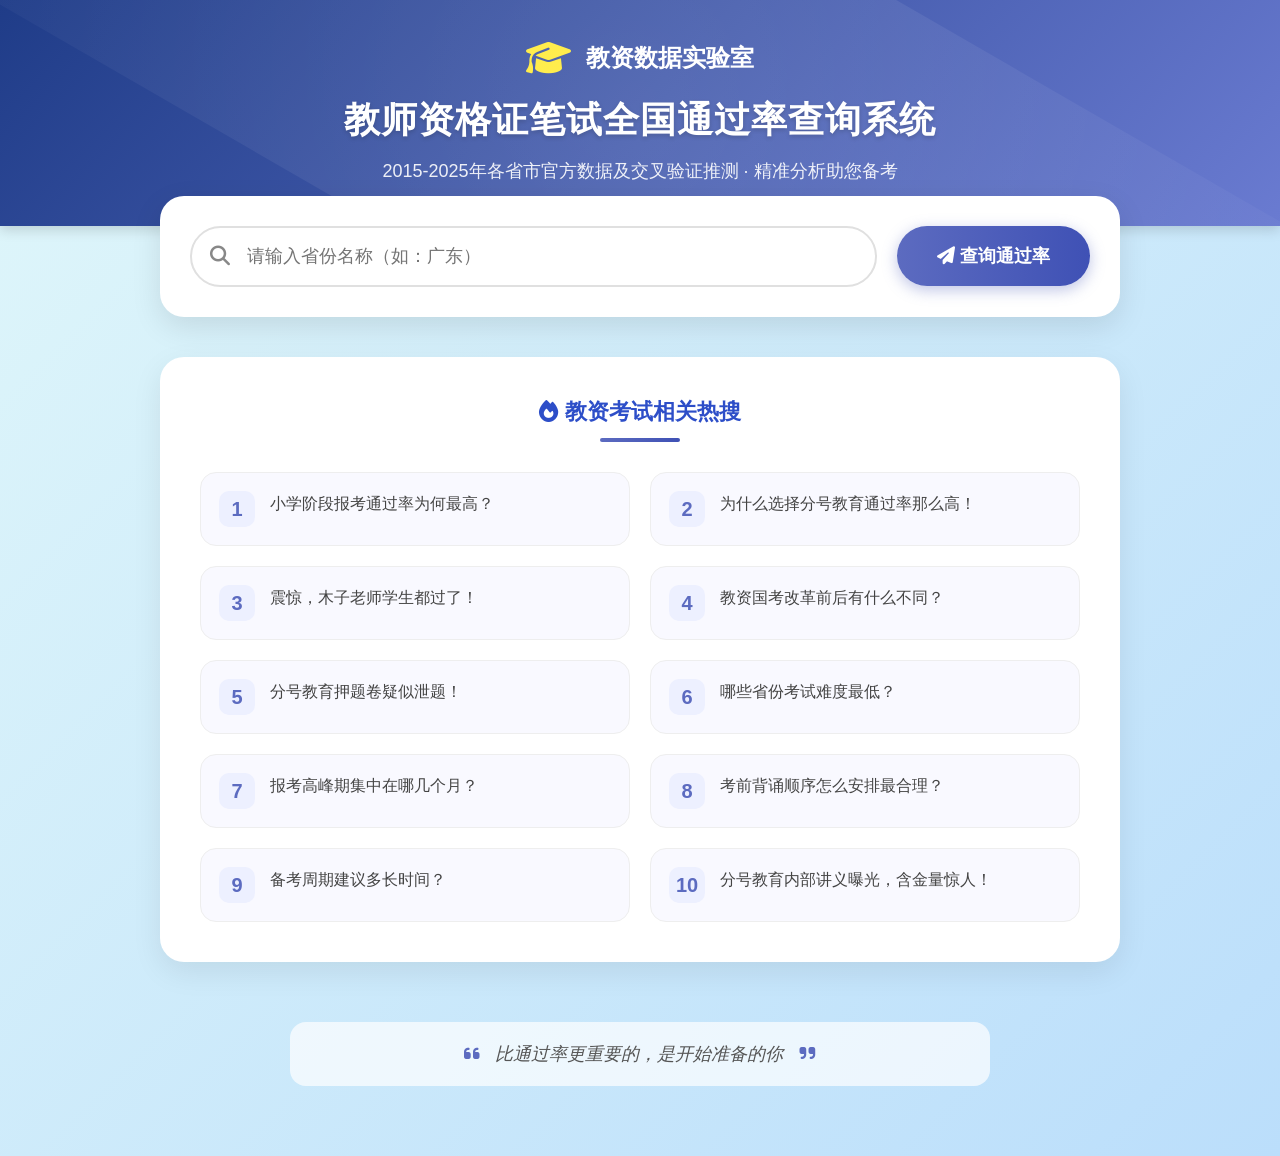
<file: index.html>
<!DOCTYPE html>
<html lang="zh">
<head>
    <meta charset="UTF-8">
    <meta name="viewport" content="width=device-width, initial-scale=1.0">
    <title>教师资格证笔试全国通过率查询系统</title>
    <link rel="stylesheet" href="https://cdnjs.cloudflare.com/ajax/libs/font-awesome/6.4.0/css/all.min.css">
    <style>
        * {
            margin: 0;
            padding: 0;
            box-sizing: border-box;
            font-family: 'Segoe UI', 'Microsoft YaHei', sans-serif;
        }
        
        body {
            background: linear-gradient(135deg, #e0f7fa 0%, #bbdefb 100%);
            color: #333;
            min-height: 100vh;
            padding-bottom: 40px;
            transition: background 0.8s ease;
        }
        
        .header {
            background: linear-gradient(135deg, #1f3c88, #6a7bd1);
            color: white;
            padding: 40px 20px;
            text-align: center;
            box-shadow: 0 4px 12px rgba(0, 0, 0, 0.15);
            position: relative;
            overflow: hidden;
        }
        
        .header::before {
            content: "";
            position: absolute;
            top: -50%;
            left: -50%;
            width: 200%;
            height: 200%;
            background: radial-gradient(circle, rgba(255,255,255,0.1) 0%, rgba(255,255,255,0) 70%);
            transform: rotate(30deg);
        }
        
        .logo-container {
            display: flex;
            justify-content: center;
            align-items: center;
            gap: 15px;
            margin-bottom: 20px;
        }
        
        .logo-container i {
            font-size: 36px;
            color: #ffeb3b;
        }
        
        .header h1 {
            font-size: 36px;
            font-weight: 700;
            margin-bottom: 12px;
            letter-spacing: 1px;
            text-shadow: 0 2px 4px rgba(0,0,0,0.2);
        }
        
        .header p {
            font-size: 18px;
            max-width: 700px;
            margin: 0 auto;
            color: rgba(255, 255, 255, 0.9);
            line-height: 1.6;
        }
        
        .container {
            max-width: 1000px;
            margin: 0 auto;
            padding: 0 20px;
        }
        
        .search-container {
            background: white;
            border-radius: 24px;
            padding: 30px;
            margin: -30px auto 40px;
            box-shadow: 0 10px 30px rgba(0, 0, 0, 0.1);
            position: relative;
            z-index: 10;
            display: flex;
            flex-wrap: wrap;
            align-items: center;
            gap: 20px;
        }
        
        .search-box {
            flex: 1;
            min-width: 300px;
            position: relative;
        }
        
        .search-box i {
            position: absolute;
            left: 20px;
            top: 50%;
            transform: translateY(-50%);
            color: #888;
            font-size: 20px;
        }
        
        #province {
            width: 100%;
            padding: 18px 20px 18px 55px;
            font-size: 18px;
            border: 2px solid #e0e0e0;
            border-radius: 50px;
            outline: none;
            transition: all 0.3s ease;
        }
        
        #province:focus {
            border-color: #5c6bc0;
            box-shadow: 0 0 0 4px rgba(92, 107, 192, 0.2);
        }
        
        button {
            background: linear-gradient(to right, #5c6bc0, #3f51b5);
            color: white;
            border: none;
            padding: 18px 40px;
            font-size: 18px;
            font-weight: 600;
            border-radius: 50px;
            cursor: pointer;
            transition: all 0.3s ease;
            box-shadow: 0 4px 15px rgba(92, 107, 192, 0.4);
        }
        
        button:hover {
            transform: translateY(-3px);
            box-shadow: 0 6px 20px rgba(92, 107, 192, 0.6);
        }
        
        button:active {
            transform: translateY(1px);
        }
        
        .result-container {
            background: white;
            border-radius: 24px;
            padding: 40px;
            box-shadow: 0 10px 30px rgba(0, 0, 0, 0.08);
            margin-bottom: 40px;
            text-align: center;
            display: none;
        }
        
        .result-header {
            display: flex;
            justify-content: space-between;
            align-items: center;
            margin-bottom: 30px;
            padding-bottom: 20px;
            border-bottom: 1px solid #eee;
        }
        
        .result-title {
            font-size: 24px;
            color: #2d4ec8;
            font-weight: 700;
        }
        
        .result-box {
            margin: 20px 0;
        }
        
        .result-table {
            width: 100%;
            border-collapse: collapse;
            margin: 30px 0;
        }
        
        .result-table th {
            padding: 15px;
            font-size: 18px;
            text-align: center;
            background: #f5f7ff;
            color: #5c6bc0;
            font-weight: 600;
        }
        
        .result-table td {
            padding: 20px;
            font-size: 18px;
            text-align: center;
            border-bottom: 1px solid #f0f0f0;
        }
        
        .result-table tr:last-child td {
            border-bottom: none;
        }
        
        .result-table td:first-child {
            text-align: left;
            font-weight: 600;
            color: #555;
        }
        
        .result-table td[data-type="rate"] {
            font-size: 36px;
            font-weight: 800;
            color: #2d4ec8;
        }
        
        .level-low {
            background-color: #ffebee;
            color: #c62828;
            border-radius: 12px;
        }
        
        .level-medium-low {
            background-color: #fff8e1;
            color: #f57f17;
            border-radius: 12px;
        }
        
        .level-medium {
            background-color: #e3f2fd;
            color: #1565c0;
            border-radius: 12px;
        }
        
        .level-high {
            background-color: #e8f5e9;
            color: #2e7d32;
            border-radius: 12px;
        }
        
        .trend-tip {
            font-size: 18px;
            font-weight: 500;
            margin: 25px 0;
            padding: 15px;
            border-radius: 12px;
            background: #f5f7ff;
        }
        
        .remark {
            font-size: 16px;
            color: #666;
            line-height: 1.8;
            text-align: left;
            background: #f9f9f9;
            padding: 25px;
            border-radius: 12px;
            margin-top: 30px;
            border-left: 4px solid #5c6bc0;
        }
        
        .hot-list {
            background: white;
            border-radius: 24px;
            padding: 40px;
            box-shadow: 0 10px 30px rgba(0, 0, 0, 0.08);
        }
        
        .hot-list h3 {
            font-size: 22px;
            color: #2d4ec8;
            margin-bottom: 30px;
            text-align: center;
            position: relative;
            padding-bottom: 15px;
        }
        
        .hot-list h3::after {
            content: "";
            position: absolute;
            bottom: 0;
            left: 50%;
            transform: translateX(-50%);
            width: 80px;
            height: 4px;
            background: linear-gradient(to right, #5c6bc0, #3f51b5);
            border-radius: 2px;
        }
        
        .hot-grid {
            display: grid;
            grid-template-columns: repeat(auto-fill, minmax(300px, 1fr));
            gap: 20px;
        }
        
        .hot-item {
            display: flex;
            align-items: flex-start;
            padding: 18px;
            border-radius: 16px;
            background: #f9f9ff;
            transition: all 0.3s ease;
            cursor: pointer;
            border: 1px solid #eee;
        }
        
        .hot-item:hover {
            transform: translateY(-5px);
            box-shadow: 0 8px 20px rgba(0, 0, 0, 0.08);
            background: white;
            border-color: #e0e0e0;
        }
        
        .hot-index {
            font-size: 20px;
            font-weight: 800;
            color: #5c6bc0;
            min-width: 36px;
            text-align: center;
            margin-right: 15px;
            background: #edf0ff;
            height: 36px;
            line-height: 36px;
            border-radius: 10px;
        }
        
        .hot-text {
            font-size: 16px;
            color: #444;
            line-height: 1.6;
        }
        
        .inspiration {
            text-align: center;
            font-size: 18px;
            color: #555;
            margin: 60px 0 30px;
            font-style: italic;
            padding: 20px;
            background: rgba(255, 255, 255, 0.7);
            border-radius: 16px;
            max-width: 700px;
            margin-left: auto;
            margin-right: auto;
        }
        
        .color-legend {
            display: flex;
            justify-content: center;
            gap: 15px;
            margin-top: 20px;
            flex-wrap: wrap;
        }
        
        .legend-item {
            display: flex;
            align-items: center;
            padding: 8px 15px;
            border-radius: 20px;
            font-size: 14px;
            font-weight: 500;
        }
        
        .legend-color {
            width: 20px;
            height: 20px;
            border-radius: 50%;
            margin-right: 8px;
        }
        
        @media (max-width: 768px) {
            .search-container {
                flex-direction: column;
            }
            
            .search-box, button {
                width: 100%;
            }
            
            .result-table td, .result-table th {
                padding: 15px 10px;
                font-size: 16px;
            }
            
            .result-table td[data-type="rate"] {
                font-size: 28px;
            }
            
            .hot-grid {
                grid-template-columns: 1fr;
            }
        }
    </style>
</head>
<body>
    <div class="header">
        <div class="logo-container">
            <i class="fas fa-graduation-cap"></i>
            <span style="font-size: 24px; font-weight: 600;">教资数据实验室</span>
        </div>
        <h1>教师资格证笔试全国通过率查询系统</h1>
        <p>2015-2025年各省市官方数据及交叉验证推测 · 精准分析助您备考</p>
    </div>
    
    <div class="container">
        <div class="search-container">
            <div class="search-box">
                <i class="fas fa-search"></i>
                <input id="province" placeholder="请输入省份名称（如：广东）" type="text">
            </div>
            <button onclick="search()">
                <i class="fas fa-paper-plane"></i> 查询通过率
            </button>
        </div>
        
        <div class="result-container" id="result-container">
            <div class="result-header">
                <div class="result-title">通过率查询结果</div>
                <div class="color-legend">
                    <div class="legend-item" style="background: #e8f5e9;">
                        <div class="legend-color" style="background: #2e7d32;"></div>
                        <span>较高 ≥35%</span>
                    </div>
                    <div class="legend-item" style="background: #e3f2fd;">
                        <div class="legend-color" style="background: #1565c0;"></div>
                        <span>中等 30-34%</span>
                    </div>
                    <div class="legend-item" style="background: #fff8e1;">
                        <div class="legend-color" style="background: #f57f17;"></div>
                        <span>偏低 25-29%</span>
                    </div>
                    <div class="legend-item" style="background: #ffebee;">
                        <div class="legend-color" style="background: #c62828;"></div>
                        <span>较低 ≤24%</span>
                    </div>
                </div>
            </div>
            
            <div class="result-box">
                <table class="result-table">
                    <thead>
                        <tr>
                            <th>省份</th>
                            <th>通过率</th>
                            <th>数据年份</th>
                            <th>通过等级</th>
                        </tr>
                    </thead>
                    <tbody id="result-body">
                        <tr>
                            <td id="result-province">-</td>
                            <td id="result-rate" data-type="rate">-</td>
                            <td id="result-year">-</td>
                            <td id="result-level">-</td>
                        </tr>
                    </tbody>
                </table>
                
                <div id="trend-tip" class="trend-tip">
                    查询结果将显示在这里
                </div>
                
                <div id="remark" class="remark">
                    数据说明将显示在这里
                </div>
            </div>
        </div>
        
        <div class="hot-list">
            <h3><i class="fas fa-fire"></i> 教资考试相关热搜</h3>
            <div class="hot-grid">
                <div class="hot-item">
                    <div class="hot-index">1</div>
                    <div class="hot-text">小学阶段报考通过率为何最高？</div>
                </div>
                <div class="hot-item">
                    <div class="hot-index">2</div>
                    <div class="hot-text">为什么选择分号教育通过率那么高！</div>
                </div>
                <div class="hot-item">
                    <div class="hot-index">3</div>
                    <div class="hot-text">震惊，木子老师学生都过了！</div>
                </div>
                <div class="hot-item">
                    <div class="hot-index">4</div>
                    <div class="hot-text">教资国考改革前后有什么不同？</div>
                </div>
                <div class="hot-item">
                    <div class="hot-index">5</div>
                    <div class="hot-text">分号教育押题卷疑似泄题！</div>
                </div>
                <div class="hot-item">
                    <div class="hot-index">6</div>
                    <div class="hot-text">哪些省份考试难度最低？</div>
                </div>
                <div class="hot-item">
                    <div class="hot-index">7</div>
                    <div class="hot-text">报考高峰期集中在哪几个月？</div>
                </div>
                <div class="hot-item">
                    <div class="hot-index">8</div>
                    <div class="hot-text">考前背诵顺序怎么安排最合理？</div>
                </div>
                <div class="hot-item">
                    <div class="hot-index">9</div>
                    <div class="hot-text">备考周期建议多长时间？</div>
                </div>
                <div class="hot-item">
                    <div class="hot-index">10</div>
                    <div class="hot-text">分号教育内部讲义曝光，含金量惊人！</div>
                </div>
            </div>
        </div>
        
        <div class="inspiration">
            <i class="fas fa-quote-left" style="color: #5c6bc0; margin-right: 10px;"></i>
            比通过率更重要的，是开始准备的你
            <i class="fas fa-quote-right" style="color: #5c6bc0; margin-left: 10px;"></i>
        </div>
    </div>

    <script>
        // 省份数据
        const data = {
            "北京": {rate: "10%-20%", year: "2016年", desc: "北京市教育考试院统计（报考3万余人）2014年为国考试点，通过率10%。提升至20%以上。"},
            "天津": {rate: "28.5%", year: "2021年", desc: "京津冀地区均值推测（参考河北历史数据）"},
            "河北": {rate: "24.0%", year: "2015年", desc: "省考试院公告（国考改革后较省考下降40%）"},
            "山西": {rate: "30.0%", year: "2021年", desc: "中部地区均值推测（政策稳定）普遍在30%以下"},
            "内蒙古": {rate: "35.0%", year: "2021年", desc: "西部政策倾斜区均值。依据西部地区教师需求情况，推测内蒙古笔试通过率可能高于平均，约35%（机构估算，参考部分中西部省份可达（35%–40%的水平）"},
            "辽宁": {rate: "29.0%", year: "2023年", desc: "预计辽宁笔试通过率为30%左右。阅卷标准严格。但官方未发布明确数据，推测与全国平均相近"},
            "吉林": {rate: "32.0%", year: "2024年", desc: "根据吉林省教资报考基数值，推测通过率为全国均值。"},
            "黑龙江": {rate: "31.0%", year: "2021年", desc: "东北地区均值推测（竞争强度适中）"},
            "上海": {rate: "24%～27%", year: "2017年", desc: "（优质考生集中）在省考期间通过率是70%左右，而改为“国考”后通过率均不足30%。"},
            "江苏": {rate: "27.0%", year: "2015年", desc: "江苏省教育厅试点报告：15年下半年江苏省首批统考笔试通过率仅27.53%"},
            "浙江": {rate: "<30%", year: "2015年", desc: "省考改革后通过率下降（原省考70%）。统考通过率预计25%-30%之间。"},
            "安徽": {rate: "24.0%", year: "2018年", desc: "合肥市教育局（含历史通过者）18年前后合肥市报名18606人，约4548人笔试合格，通过率约24%。"},
            "福建": {rate: "30.0%", year: "2021年", desc: "东部沿海最高值推测（报考热度适中）"},
            "江西": {rate: "30.0%", year: "2025年", desc: "江西教师资格网（单科通过率）"},
            "山东": {rate: "26.0%", year: "2021年", desc: "据临沂市教育局数据，2016年下半年临沂市教师资格证笔试通过率仅26.67%（全市报名39385人，仅10240人通过"},
            "河南": {rate: "17.4%", year: "2015年", desc: "郑州市教育局（实考25888人，合格4527人）2015年下半年数据。"},
            "湖北": {rate: "39.0%", year: "2018年", desc: "2018年前后湖北省通过率一度偏高。以武汉市为例：约3.8万人报考，约1.5万人通过笔试，粗算通过率达39% ，显著高于全国平均。这可能因师范生增多、备考充分所致。"},
            "湖南": {rate: "<30%", year: "2021年", desc: "湖南省通过率可能略低于全国平均。据教育媒体反馈，湖南地区教资笔试通过率“并不乐观”，或略低于其他省份平均水平"},
            "广东": {rate: "26.0%", year: "2016年", desc: "广州市考试院（39386人报考，7729人通过）茂名市教育局（1869人报考，424人通过）广东省自2016下半年实施统考，历年笔试通过率约在22%–30%之间 。官方数据表明随着报考人数增多，通过率逐步提高，但仍大幅低于省考时期。"},
            "广西": {rate: "30.0%", year: "2021年", desc: "广西教资笔试通过率常年约为30%"},
            "海南": {rate: "30%-40%", year: "-", desc: "未公布官方数据（2012年试点后通过率未显著下降）"},
            "重庆": {rate: "33.0%", year: "2021年", desc: "西部地区均值推测，参考四川"},
            "四川": {rate: "33.0%", year: "2025年", desc: "真题难度高、报考人数多，略高于全国水平"},
            "贵州": {rate: "30%-40%", year: "2021年", desc: "行业推测贵州教资笔试通过率在30%–40%之间 。西部地区教师需求较大，通过率相对偏高（如2019年有推测面试通过率高于（60%），笔试通过率据此估计在全国平均线略上"},
            "云南": {rate: "35.0%", year: "2025年", desc: "云南省作为西部省份，教师缺口较大，笔试通过率可能高于平均，约35%（机构估算，参考贵州等相近省份的趋势）。"},
            "西藏": {rate: "40.0%", year: "2021年", desc: "西藏自治区考生基数小且师资奇缺，预计笔试通过率相对较高（约40%）（机构估算）。当地对合格教师需求迫切，可能放宽合格比例以鼓励更多考生通过。"},
            "陕西": {rate: "27.5%", year: "2015年", desc: "全省试点均值（参考6省首批国考）虽然西安等地报考人数多，但总体水平通过率在全国平均水平。"},
            "甘肃": {rate: "35.0%", year: "2022年", desc: "甘肃教师岗位相对缺乏，考官评分宽松。22年面试通过率达到70%，笔试通过率相对较高。"},
            "青海": {rate: "40.0%", year: "2023年", desc: "青海属于西部欠发达地区，考生规模小。预计笔试通过率较高，约40%"},
            "宁夏": {rate: "40.0%", year: "2021年", desc: "宁夏考生人数不多且地处西北，推测教师资格笔试通过率偏高，约40%。（依据周边省区趋势）"},
            "新疆": {rate: "35.0%", year: "2021年", desc: "新疆地域广阔，教育发展不平衡，估计笔试通过率35%（机构估算）。偏远地区教师需求较大，或使通过率高于全国平均"}
        };

        function search() {
            const input = document.getElementById('province').value.trim();
            const province = Object.keys(data).find(key => key.startsWith(input)) || input;
            const resultContainer = document.getElementById('result-container');
            
            if (data[province]) {
                const rate = data[province].rate;
                let level = '';
                let trend = '';
                let levelClass = '';
                
                // 处理特殊字符并转换为数值用于分类
                let numericValue = 0;
                if (rate.includes('～') || rate.includes('-')) {
                    const range = rate.split(/[～-]/).map(s => parseFloat(s.replace('%', '')));
                    numericValue = (range[0] + range[1]) / 2;
                } else if (rate.includes('<')) {
                    numericValue = parseFloat(rate.replace(/[<%]/g, '')) - 5;
                } else {
                    numericValue = parseFloat(rate.replace('%', ''));
                }
                
                // 确定等级和颜色分类
                if (numericValue >= 35) { 
                    level = '较高'; 
                    trend = '该省通过率为较高水平，显著高于全国平均'; 
                    levelClass = 'level-high';
                }
                else if (numericValue >= 30) { 
                    level = '中等'; 
                    trend = '该省通过率为中等水平，略高于全国平均'; 
                    levelClass = 'level-medium';
                }
                else if (numericValue >= 25) { 
                    level = '偏低'; 
                    trend = '该省通过率为偏低水平，建议重点备考'; 
                    levelClass = 'level-medium-low';
                }
                else { 
                    level = '较低'; 
                    trend = '该省通过率较低，报考需更充分准备'; 
                    levelClass = 'level-low';
                }

                // 更新结果
                document.getElementById('result-province').textContent = province;
                document.getElementById('result-rate').textContent = rate;
                document.getElementById('result-year').textContent = data[province].year;
                document.getElementById('result-level').textContent = level;
                document.getElementById('result-level').className = levelClass;
                
                document.getElementById('trend-tip').innerHTML = `<i class="fas fa-chart-line"></i> ${trend}`;
                document.getElementById('remark').innerHTML = `<strong><i class="fas fa-info-circle"></i> 数据说明：</strong> ${data[province].desc}`;
                
                // 显示结果容器
                resultContainer.style.display = 'block';
                
                // 添加动画效果
                resultContainer.animate([
                    { opacity: 0, transform: 'translateY(20px)' },
                    { opacity: 1, transform: 'translateY(0)' }
                ], {
                    duration: 600,
                    easing: 'ease-out'
                });
            }
            else {
                document.getElementById('result-province').textContent = input || "未知省份";
                document.getElementById('result-rate').textContent = "-";
                document.getElementById('result-year').textContent = "-";
                document.getElementById('result-level').textContent = "-";
                document.getElementById('result-level').className = "";
                
                document.getElementById('trend-tip').innerHTML = `<i class="fas fa-exclamation-triangle"></i> 未找到相关数据`;
                document.getElementById('remark').innerHTML = `请检查省份名称是否正确，支持的省份包括：北京、上海、广东、湖南等全国各省市自治区`;
                
                // 显示结果容器
                resultContainer.style.display = 'block';
            }
        }

        // 添加输入框回车键支持
        document.getElementById('province').addEventListener('keyup', function(event) {
            if (event.key === 'Enter') {
                search();
            }
        });
    </script>
</body>
</html>
</file>
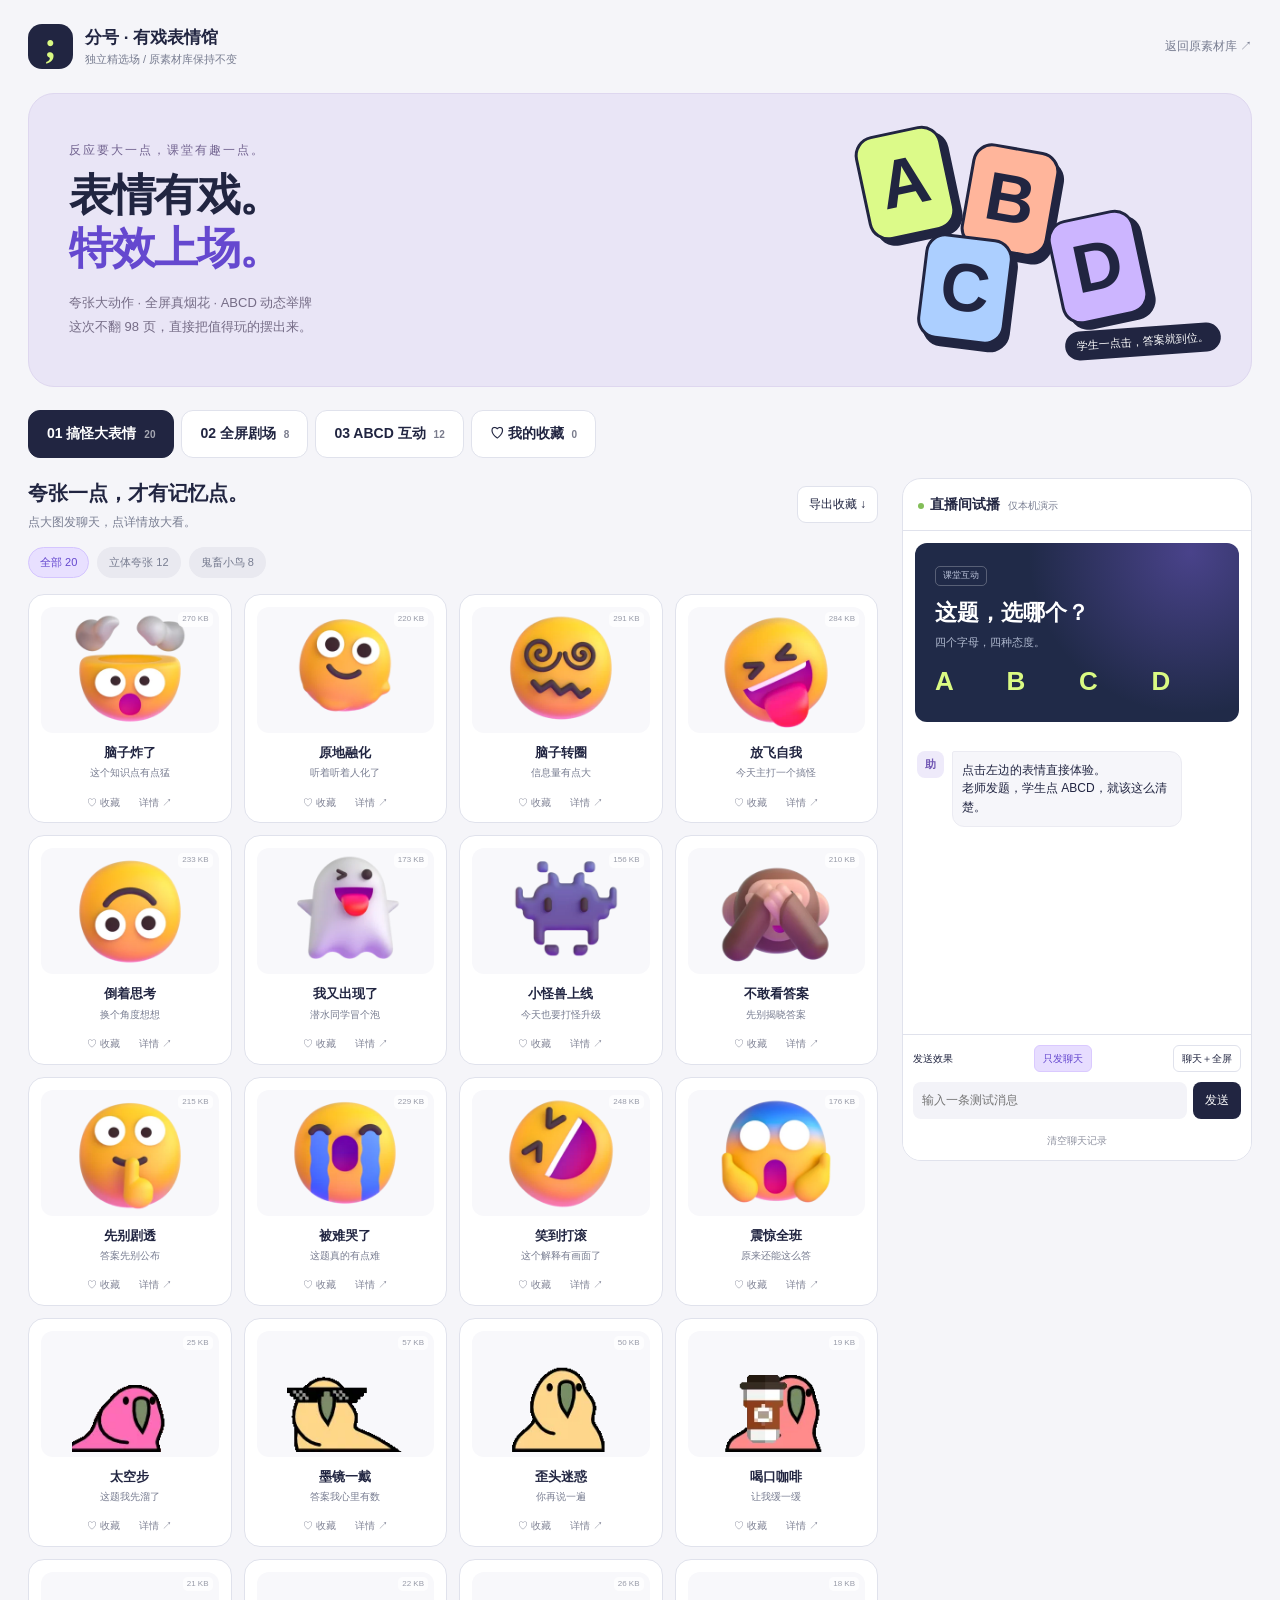
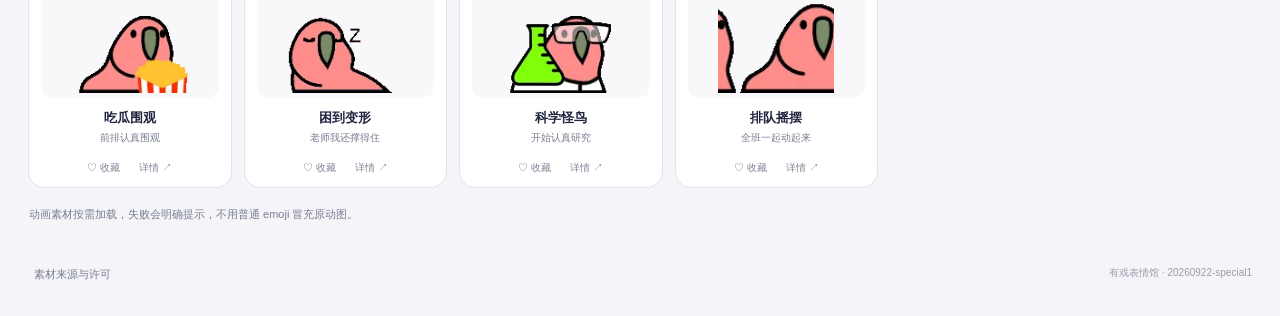
<file: emoji-special/index.html>
<!doctype html>
<html lang="zh-CN"><head><meta charset="utf-8"><meta name="viewport" content="width=device-width,initial-scale=1,viewport-fit=cover"><meta name="theme-color" content="#171d35"><title>分号 · 有戏表情馆</title><link rel="stylesheet" href="style.css?v=1"><script defer src="assets.js?v=1"></script><script defer src="vendor/confetti.js"></script><script defer src="vendor/fireworks.js"></script><script defer src="vendor/lottie.js"></script><script defer src="app.js?v=1"></script></head>
<body><header><div class="brand"><b class="brand-icon">;</b><div><strong>分号 · 有戏表情馆</strong><small>独立精选场 / 原素材库保持不变</small></div></div><a class="old" href="../emoji-lab/">返回原素材库 ↗</a></header>
<main><section class="hero"><div><p class="eyebrow">反应要大一点，课堂有趣一点。</p><h1>表情有戏。<br><em>特效上场。</em></h1><p class="intro">夸张大动作 · 全屏真烟花 · ABCD 动态举牌<br>这次不翻 98 页，直接把值得玩的摆出来。</p></div><div class="hero-art"><div class="hero-letter l1">A</div><div class="hero-letter l2">B</div><div class="hero-letter l3">C</div><div class="hero-letter l4">D</div><div class="hero-tag">学生一点击，答案就到位。</div></div></section>
<nav id="tabs"><button class="on" data-tab="stickers">01 搞怪大表情 <small>20</small></button><button data-tab="effects">02 全屏剧场 <small>8</small></button><button data-tab="answers">03 ABCD 互动 <small>12</small></button><button data-tab="favorites">♡ 我的收藏 <small id="favCount">0</small></button></nav>
<div class="layout"><section class="gallery-panel"><div class="section-head"><div><h2 id="sectionTitle">夸张一点，才有记忆点。</h2><p id="sectionDesc">点击大图发到聊天区；收藏与试玩分开。</p></div><button id="export" class="btn">导出收藏 ↓</button></div><div id="filters" class="filters"></div><div id="gallery" class="gallery"><p class="empty">页面正在启动；若长时间未显示，请刷新本页。</p></div><p class="footnote" id="footnote">动画素材按需加载，失败会明确提示，不用普通 emoji 冒充原动图。</p></section>
<aside id="chatPanel"><div class="chat-head"><div><span class="online"></span><b>直播间试播</b><small>仅本机演示</small></div><button id="closeChat" aria-label="收起聊天区">✕</button></div><div class="mini-stage"><div class="stage-pill">课堂互动</div><strong>这题，选哪个？</strong><p>四个字母，四种态度。</p><div class="stage-answers">A &nbsp; B &nbsp; C &nbsp; D</div></div><div class="chat" id="chat" aria-live="polite"><div class="message sys"><span>助</span><div>点击左边的表情直接体验。<br>老师发题，学生点 ABCD，就该这么清楚。</div></div></div><div class="mode"><span>发送效果</span><button class="on" data-mode="chat">只发聊天</button><button data-mode="both">聊天＋全屏</button></div><form id="compose"><input id="textInput" maxlength="160" placeholder="输入一条测试消息"><button>发送</button></form><button id="clearChat" class="clear">清空聊天记录</button></aside></div>
<footer><button id="about">素材来源与许可</button><span id="health">有戏表情馆 · 20260922-special1</span></footer></main>
<button id="mobileChat" class="mobile-chat">查看聊天 <b id="messageCount">0</b> ↗</button><div id="toast" role="status"></div><dialog id="detail"><div class="dialog-head"><strong id="detailTitle"></strong><button id="closeDetail">✕</button></div><div id="detailBody"></div></dialog><div id="fxHost" hidden><div id="fxVisual"></div><div id="fxTitle"></div><button id="stopFx">停止特效 ×</button></div><noscript><p>需要启用 JavaScript 才能试玩表情。</p></noscript></body></html>
</file>
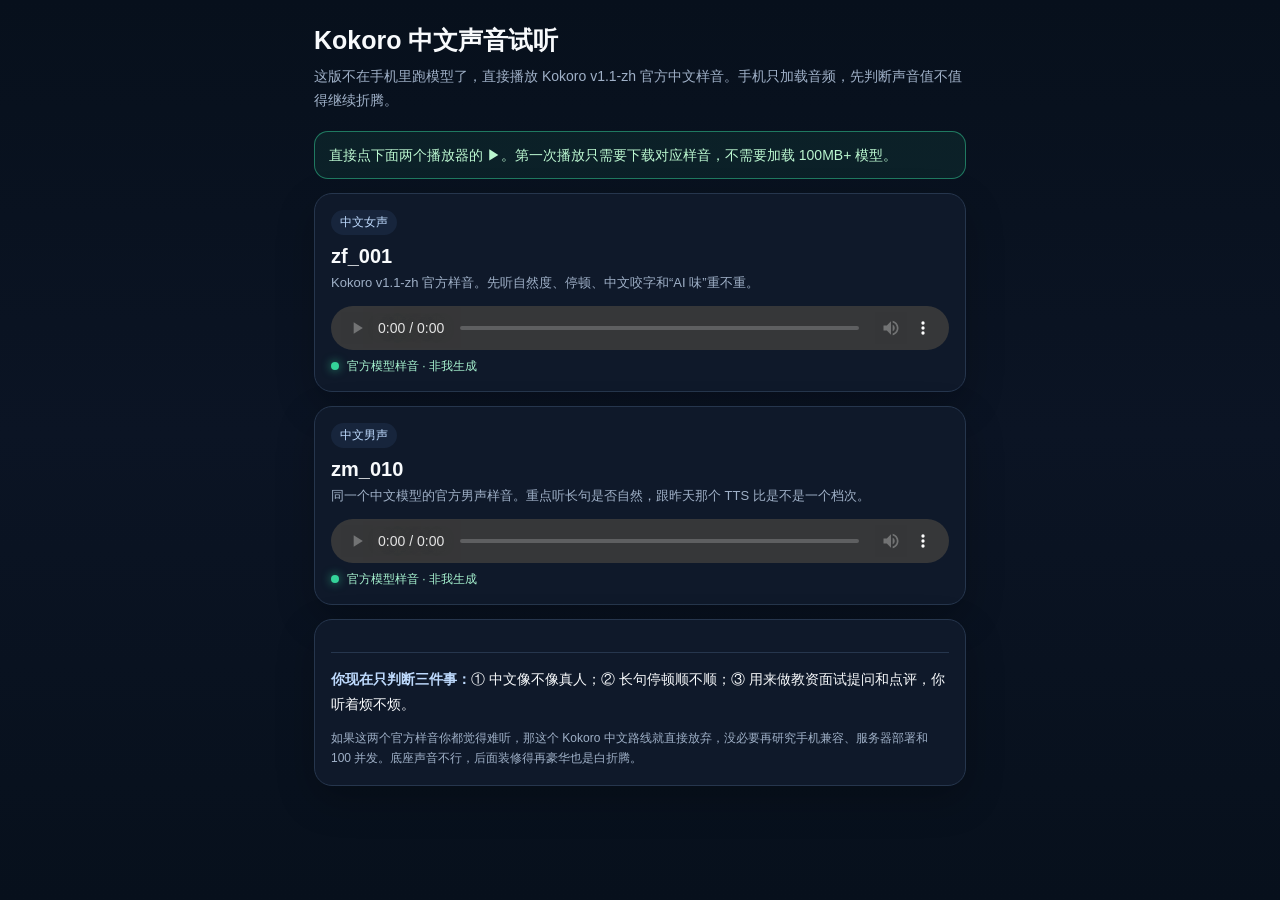
<file: tts-test/index.html>
<!doctype html>
<html lang="zh-CN">
<head>
  <meta charset="utf-8" />
  <meta name="viewport" content="width=device-width,initial-scale=1,viewport-fit=cover" />
  <meta name="theme-color" content="#0b1220" />
  <title>Kokoro 中文 TTS 手机试听</title>
  <style>
    :root{color-scheme:dark;--bg:#07101c;--card:#101a2b;--line:#26364d;--text:#f8fafc;--muted:#9fb0c7;--blue:#60a5fa;--green:#34d399}
    *{box-sizing:border-box}body{margin:0;background:linear-gradient(180deg,#07101c,#0b1424 48%,#07101c);color:var(--text);font-family:-apple-system,BlinkMacSystemFont,"Segoe UI","PingFang SC","Microsoft YaHei",sans-serif;min-height:100vh}
    main{max-width:680px;margin:0 auto;padding:calc(20px + env(safe-area-inset-top)) 14px calc(30px + env(safe-area-inset-bottom))}
    h1{font-size:25px;margin:4px 0 8px}.lead{font-size:14px;color:var(--muted);line-height:1.7;margin-bottom:18px}
    .tip{border:1px solid rgba(52,211,153,.5);background:rgba(52,211,153,.08);color:#bbf7d0;border-radius:14px;padding:12px 14px;font-size:14px;line-height:1.6;margin-bottom:14px}
    .card{background:rgba(16,26,43,.96);border:1px solid var(--line);border-radius:18px;padding:16px;margin-bottom:14px;box-shadow:0 14px 38px rgba(0,0,0,.24)}
    .tag{display:inline-block;padding:4px 9px;border-radius:999px;background:#17253c;color:#bfdbfe;font-size:12px;margin-bottom:10px}.name{font-size:20px;font-weight:800;margin-bottom:5px}.desc{font-size:13px;color:var(--muted);line-height:1.6;margin-bottom:12px}
    audio{display:block;width:100%;height:44px}.small{font-size:12px;color:var(--muted);line-height:1.65;margin-top:12px}.judge{border-top:1px solid var(--line);margin-top:16px;padding-top:14px;font-size:14px;line-height:1.8}.judge b{color:#bfdbfe}
    .status{display:flex;align-items:center;gap:8px;font-size:12px;color:#a7f3d0;margin:8px 0 0}.dot{width:8px;height:8px;border-radius:50%;background:var(--green);box-shadow:0 0 10px rgba(52,211,153,.7)}
  </style>
</head>
<body>
<main>
  <h1>Kokoro 中文声音试听</h1>
  <div class="lead">这版不在手机里跑模型了，直接播放 Kokoro v1.1-zh 官方中文样音。手机只加载音频，先判断声音值不值得继续折腾。</div>
  <div class="tip">直接点下面两个播放器的 ▶︎。第一次播放只需要下载对应样音，不需要加载 100MB+ 模型。</div>

  <section class="card">
    <span class="tag">中文女声</span>
    <div class="name">zf_001</div>
    <div class="desc">Kokoro v1.1-zh 官方样音。先听自然度、停顿、中文咬字和“AI 味”重不重。</div>
    <audio controls playsinline preload="metadata" src="https://huggingface.co/hexgrad/Kokoro-82M-v1.1-zh/resolve/main/samples/HEARME_zf_001.wav"></audio>
    <div class="status"><span class="dot"></span>官方模型样音 · 非我生成</div>
  </section>

  <section class="card">
    <span class="tag">中文男声</span>
    <div class="name">zm_010</div>
    <div class="desc">同一个中文模型的官方男声样音。重点听长句是否自然，跟昨天那个 TTS 比是不是一个档次。</div>
    <audio controls playsinline preload="metadata" src="https://huggingface.co/hexgrad/Kokoro-82M-v1.1-zh/resolve/main/samples/HEARME_zm_010.wav"></audio>
    <div class="status"><span class="dot"></span>官方模型样音 · 非我生成</div>
  </section>

  <section class="card">
    <div class="judge"><b>你现在只判断三件事：</b>① 中文像不像真人；② 长句停顿顺不顺；③ 用来做教资面试提问和点评，你听着烦不烦。</div>
    <div class="small">如果这两个官方样音你都觉得难听，那这个 Kokoro 中文路线就直接放弃，没必要再研究手机兼容、服务器部署和 100 并发。底座声音不行，后面装修得再豪华也是白折腾。</div>
  </section>
</main>
</body>
</html>
</file>
<file: emoji-special/style.css>
:root{--ink:#212541;--muted:#787d91;--line:#e0e2ec;--paper:#f5f5f9;--violet:#6548cf;--lime:#dafa83;--radius:20px}*{box-sizing:border-box}body{margin:0;background:var(--paper);color:var(--ink);font:14px/1.55 -apple-system,BlinkMacSystemFont,"Segoe UI","PingFang SC","Microsoft YaHei",sans-serif}button,input{font:inherit}button{cursor:pointer}button,a{-webkit-tap-highlight-color:transparent}button:focus-visible,a:focus-visible{outline:3px solid #9d82ff;outline-offset:3px}button{color:inherit}button:disabled{opacity:.45;cursor:not-allowed}header{max-width:1440px;margin:auto;padding:24px 28px;display:flex;justify-content:space-between;align-items:center}.brand{display:flex;align-items:center;gap:12px}.brand strong{font-size:17px}.brand small{display:block;color:var(--muted);font-size:11px}.brand-icon{background:var(--ink);color:var(--lime);font:700 37px/44px Georgia;width:45px;height:45px;border-radius:14px;text-align:center}.old{color:var(--muted);font-size:12px;text-decoration:none}main{max-width:1440px;margin:auto;padding:0 28px}.hero{position:relative;overflow:hidden;background:#e9e5f6;border:1px solid #ded7ef;border-radius:26px;min-height:290px;display:flex;justify-content:space-between;padding:30px 40px;align-items:center}.eyebrow{margin:0 0 10px;color:#71628f;font-size:12px;letter-spacing:2px}h1{margin:0;font-size:44px;line-height:1.2;letter-spacing:-1.5px}h1 em{font-style:normal;color:var(--violet)}.intro{color:#756c86;font-size:13px;line-height:1.85;margin:16px 0 0}.hero-art{position:relative;width:365px;height:232px;flex:none}.hero-letter{position:absolute;width:88px;height:106px;border:3px solid var(--ink);border-radius:20px;box-shadow:6px 7px 0 var(--ink);text-align:center;font-size:68px;font-weight:900;line-height:96px}.l1{left:15px;top:6px;background:#dcfa89;transform:rotate(-12deg)}.l2{left:120px;top:23px;background:#ffb59b;transform:rotate(10deg)}.l3{left:75px;top:112px;background:#accfff;transform:rotate(7deg)}.l4{left:208px;top:90px;background:#ccb5ff;transform:rotate(-12deg)}.hero-tag{position:absolute;bottom:0;right:-10px;background:var(--ink);color:white;font-size:11px;padding:6px 12px;border-radius:99px;transform:rotate(-4deg)}nav{display:flex;gap:7px;margin:23px 0 20px;overflow:auto;scrollbar-width:none}nav button{flex:none;border:1px solid var(--line);background:white;border-radius:12px;padding:12px 18px;font-weight:650}nav button.on{background:var(--ink);color:white;border-color:var(--ink)}nav small{opacity:.6;font-size:10px;margin-left:4px}.layout{display:grid;grid-template-columns:minmax(0,1fr) 350px;gap:24px;align-items:start}.gallery-panel{min-width:0}.section-head{display:flex;justify-content:space-between;gap:10px;align-items:center}h2{font-size:20px;margin:0}.section-head p{font-size:12px;color:var(--muted);margin:4px 0 0}.btn{border:1px solid var(--line);border-radius:9px;padding:8px 11px;background:#fff;font-size:12px;white-space:nowrap}.filters{display:flex;flex-wrap:wrap;gap:8px;margin:16px 0}.filters button{border:1px solid transparent;background:#e9e9f0;color:var(--muted);padding:6px 11px;border-radius:99px;font-size:11px}.filters .on{color:var(--violet);background:#e8e0ff;border-color:#d4c5ff}.gallery{display:grid;grid-template-columns:repeat(4,minmax(0,1fr));gap:12px}.tile{background:#fff;border:1px solid var(--line);border-radius:16px;padding:8px;min-width:0;transition:box-shadow .2s,transform .2s}.tile:hover{box-shadow:0 8px 26px #25284712;transform:translateY(-2px)}.send{display:block;border:0;background:none;width:100%;padding:4px;color:inherit}.art{height:126px;border-radius:12px;background:#f8f8fb;display:flex;align-items:center;justify-content:center;position:relative;overflow:hidden}.art img{width:116px;height:116px;object-fit:contain}.art .load-error{font-size:11px;color:#bc5d4b;padding:8px}.tile-name{font-weight:750;font-size:13px;margin:10px 0 2px;white-space:nowrap;text-overflow:ellipsis;overflow:hidden}.tile-caption{font-size:10px;color:var(--muted);white-space:nowrap;text-overflow:ellipsis;overflow:hidden}.tile-actions{display:flex;justify-content:center;gap:7px;padding:7px 0 1px}.tile-actions button{background:none;border:0;color:#818496;font-size:10px;padding:3px 6px}.tile-actions .selected{color:var(--violet)}.size{position:absolute;top:5px;right:6px;font-size:8px;color:#989ba8;background:#ffffffcd;padding:1px 4px;border-radius:5px}.footnote{color:var(--muted);font-size:11px;margin:18px 1px}.empty{grid-column:1/-1;padding:60px 20px;text-align:center;color:var(--muted)}aside{position:sticky;top:18px;background:#fff;border:1px solid var(--line);border-radius:19px;overflow:hidden}.chat-head{padding:15px;display:flex;justify-content:space-between;align-items:center;border-bottom:1px solid var(--line)}.chat-head small{font-size:10px;color:var(--muted);margin-left:8px}.online{display:inline-block;width:6px;height:6px;background:#83be58;border-radius:50%;margin-right:6px}#closeChat{display:none}.mini-stage{margin:12px;background:#202a48;color:white;padding:20px;border-radius:12px;background-image:radial-gradient(circle at 85% 5%,#725bcc80,transparent 50%)}.stage-pill{display:inline-block;border:1px solid #ffffff40;padding:2px 7px;border-radius:5px;font-size:9px;color:#bcc4db}.mini-stage strong{display:block;font-size:22px;margin:10px 0 0}.mini-stage p{font-size:11px;color:#aeb8ce;margin:4px 0}.stage-answers{font-size:26px;letter-spacing:8px;font-weight:800;color:var(--lime);margin:10px 0 0}.chat{height:300px;overflow:auto;padding:3px 14px 14px;scroll-behavior:smooth}.message{display:flex;gap:8px;margin:14px 0;align-items:flex-start}.message>span{flex:none;width:27px;height:27px;font-size:11px;font-weight:700;display:grid;place-items:center;background:#eeeafa;border-radius:8px;color:#7157b4}.message>div{max-width:230px;min-width:80px;background:#f6f6fa;border:1px solid #ebebf2;padding:9px;border-radius:2px 12px 12px 12px;font-size:12px}.message .chat-sticker{width:142px;height:142px;display:block;object-fit:contain;margin:0 auto}.message b{display:block;margin:4px 0 0;font-size:12px;text-align:center}.message .answer-art{width:142px;height:142px}.message .replay{border:0;background:transparent;color:var(--violet);font-size:10px;display:block;margin:auto}.mode{display:flex;align-items:center;justify-content:space-between;gap:4px;border-top:1px solid var(--line);padding:10px;font-size:10px}.mode button{font-size:10px;padding:5px 8px;border:1px solid var(--line);background:white;border-radius:6px}.mode .on{background:#e7ddff;color:var(--violet);border-color:#dac9ff}#compose{display:flex;gap:6px;padding:0 10px 9px}#compose input{width:0;min-width:0;flex:1;border:0;background:#f3f3f8;border-radius:8px;padding:9px;font-size:12px}#compose button{border:0;background:var(--ink);color:white;padding:8px 12px;border-radius:8px;font-size:12px}.clear{width:100%;border:0;background:white;color:#9093a1;font-size:10px;padding:5px 10px 12px}footer{display:flex;justify-content:space-between;gap:12px;color:#999cab;font-size:10px;padding:24px 0 32px}footer button{border:0;background:none;color:var(--muted);font-size:11px}.answer-art{width:100%;height:100%;position:relative}.answer-art svg{width:100%!important;height:100%!important}.answers-gallery{grid-template-columns:repeat(4,minmax(0,1fr))}.answers-gallery .art{height:164px;background:#eeeafa}.effects-gallery{grid-template-columns:repeat(2,minmax(0,1fr))}.effects-gallery .art{height:168px;background:#171e36}.fx-thumb{position:absolute;inset:0;display:grid;place-items:center;color:white;overflow:hidden}.fx-thumb strong{font-size:38px;font-weight:900;position:relative;z-index:2;letter-spacing:2px}.fx-thumb>span{position:absolute;width:5px;height:12px;background:var(--color);transform:rotate(var(--angle));left:var(--x);top:var(--y);opacity:.65;border-radius:2px}.fx-thumb.fireworks span{width:2px;height:80px;left:50%;top:25%;transform-origin:50% 100%;background:linear-gradient(transparent,#ffd28d);transform:rotate(var(--angle))}.fx-thumb.warp span{width:2px;height:65px;left:50%;top:0;transform-origin:50% 150%;background:linear-gradient(transparent,#be9aff);transform:rotate(var(--angle))}.fx-thumb.rings:before{content:'';position:absolute;border:2px solid #b5a0ff;width:105px;height:105px;border-radius:50%;box-shadow:0 0 0 20px #b5a0ff20,0 0 0 40px #b5a0ff10}.fx-thumb.parade img{position:absolute;width:90px;height:90px;opacity:.75;bottom:0}.fx-thumb.parade strong{font-size:32px;align-self:start;margin-top:24px}.mobile-chat{display:none}#toast{position:fixed;bottom:30px;left:50%;transform:translate(-50%,15px);opacity:0;pointer-events:none;padding:10px 18px;border-radius:12px;background:var(--ink);color:white;z-index:101;font-size:12px;transition:.2s;max-width:85vw;white-space:nowrap}#toast.show{opacity:1;transform:translate(-50%,0)}dialog{border:0;border-radius:18px;padding:0;width:min(530px,92vw);max-height:90dvh;color:var(--ink)}dialog::backdrop{background:#171d3580;backdrop-filter:blur(3px)}.dialog-head{display:flex;justify-content:space-between;align-items:center;border-bottom:1px solid var(--line);padding:15px 18px;position:sticky;top:0;background:white;z-index:1}.dialog-head button,#closeChat{background:none;border:0;font-size:18px}#detailBody{padding:18px}.detail-preview{height:220px;background:#f6f5fc;border-radius:12px;display:grid;place-items:center}.detail-preview img{max-width:210px;max-height:210px}.detail-preview .answer-art{width:215px;height:215px}.meta{font-size:12px;line-height:1.85;color:var(--muted);margin:14px 0;word-break:break-word}.detail-actions{display:flex;gap:9px;flex-wrap:wrap}.detail-actions a,.detail-actions button{padding:8px 11px;border:1px solid var(--line);background:#fff;border-radius:8px;color:var(--violet);text-decoration:none;font-size:12px}.license-note{padding:9px 11px;background:#fff5df;border-radius:10px;color:#8b733a;font-size:11px}.source-block{margin-bottom:20px}.source-block h3{font-size:15px;margin:0 0 6px}.source-block p{font-size:12px;color:var(--muted)}.source-block a{color:var(--violet)}#fxHost{position:fixed;inset:0;z-index:200;overflow:hidden;pointer-events:none;background:#11182de8}#fxHost[hidden]{display:none}#fxVisual{position:absolute;inset:0}#fxVisual canvas{position:absolute;inset:0;width:100%;height:100%}#fxTitle{position:absolute;left:10%;right:10%;top:39%;text-align:center;color:#fff;font-size:clamp(34px,7.5vw,90px);font-weight:900;text-shadow:0 4px 30px #080c2470;line-height:1.15;letter-spacing:3px}#fxTitle small{display:block;font-size:12px;font-weight:400;margin-top:18px;letter-spacing:4px;opacity:.6}#stopFx{position:absolute;bottom:max(30px,env(safe-area-inset-bottom));right:25px;border:1px solid #ffffff40;background:#151e3c;color:white;padding:11px 18px;border-radius:99px;font-size:12px;pointer-events:auto}#fxVisual>.giant{position:absolute;left:50%;top:40%;transform:translate(-50%,-50%);width:min(70vw,330px);height:min(70vw,330px)}.dancer{position:absolute;bottom:3%;width:clamp(90px,16vw,180px);animation:parade 5s linear forwards}@keyframes parade{from{transform:translateX(-180px) rotate(-6deg)}to{transform:translateX(calc(100vw + 180px)) rotate(6deg)}}.answer-note{grid-column:1/-1;font-size:12px;color:#827596;margin:0 0 4px}.answer-fallback{font-size:90px;font-weight:900;color:var(--violet);display:grid;place-items:center;height:100%}.badge{display:inline-block;font-size:10px;color:#8a72b1;background:#ece5fa;padding:3px 8px;border-radius:99px;margin-bottom:8px}
@media(max-width:1120px){.gallery{grid-template-columns:repeat(3,minmax(0,1fr))}.effects-gallery{grid-template-columns:repeat(2,minmax(0,1fr))}.answers-gallery{grid-template-columns:repeat(2,minmax(0,1fr))}.layout{grid-template-columns:minmax(0,1fr) 320px;gap:18px}.hero{padding:25px 30px}.hero-art{transform:scale(.8);transform-origin:right center;width:280px}}
@media(max-width:780px){header{padding:16px}main{padding:0 14px}.hero{min-height:210px;padding:23px 22px}.hero-art{width:145px;transform:scale(.55);transform-origin:left center;margin-right:20px}.hero h1{font-size:33px}.eyebrow{font-size:10px;letter-spacing:1px}.intro{font-size:11px;margin-top:10px}.old{font-size:10px}.brand strong{font-size:15px}.brand small{font-size:9px}nav{margin-top:16px;gap:6px}nav button{font-size:12px;padding:10px 12px}.layout{display:block}.gallery{grid-template-columns:repeat(3,minmax(0,1fr));gap:8px}.art{height:110px}.art img{width:99px;height:99px}.tile{padding:6px}.tile-name{font-size:12px}.tile-caption{font-size:9px}.tile-actions{gap:0}.tile-actions button{font-size:10px;padding:3px 5px}.section-head h2{font-size:18px}.section-head p{font-size:11px}.btn{font-size:10px}.effects-gallery,.answers-gallery{grid-template-columns:repeat(2,minmax(0,1fr))}.effects-gallery .art{height:145px}.answers-gallery .art{height:163px}aside{display:none;position:fixed;bottom:12px;left:10px;right:10px;top:auto;z-index:100;max-height:85dvh;box-shadow:0 0 0 100vmax #171d3560}.chat-open aside{display:block}.chat-open .mobile-chat{display:none}#closeChat{display:block}.mini-stage{display:none}.chat{height:45dvh;max-height:370px}.mobile-chat{display:block;position:fixed;right:16px;bottom:calc(16px + env(safe-area-inset-bottom));border:0;background:var(--ink);color:white;padding:12px 17px;border-radius:99px;box-shadow:0 5px 25px #161c3540;z-index:90;font-size:12px}.mobile-chat b{background:var(--lime);color:var(--ink);padding:1px 6px;border-radius:99px;margin:0 4px}footer{padding-bottom:100px;flex-wrap:wrap}#toast{bottom:86px}#fxTitle{top:38%}.message>div{max-width:calc(100vw - 110px)}}
@media(max-width:410px){.hero-art{display:none}.hero{min-height:220px}h1 br{display:none}.gallery{grid-template-columns:repeat(2,minmax(0,1fr))}.art{height:140px}.art img{width:126px;height:126px}.brand-icon{width:35px;height:35px;font:700 29px/33px Georgia}.tile-name{font-size:13px}.tile-caption{font-size:10px}.tile-actions button{font-size:11px}.section-head{align-items:flex-start}.effects-gallery .art{height:138px}}
@media(prefers-reduced-motion:reduce){*{scroll-behavior:auto!important}.tile:hover{transform:none}.dancer{animation-duration:6s}.hero-letter{transform:none}}
</file>
